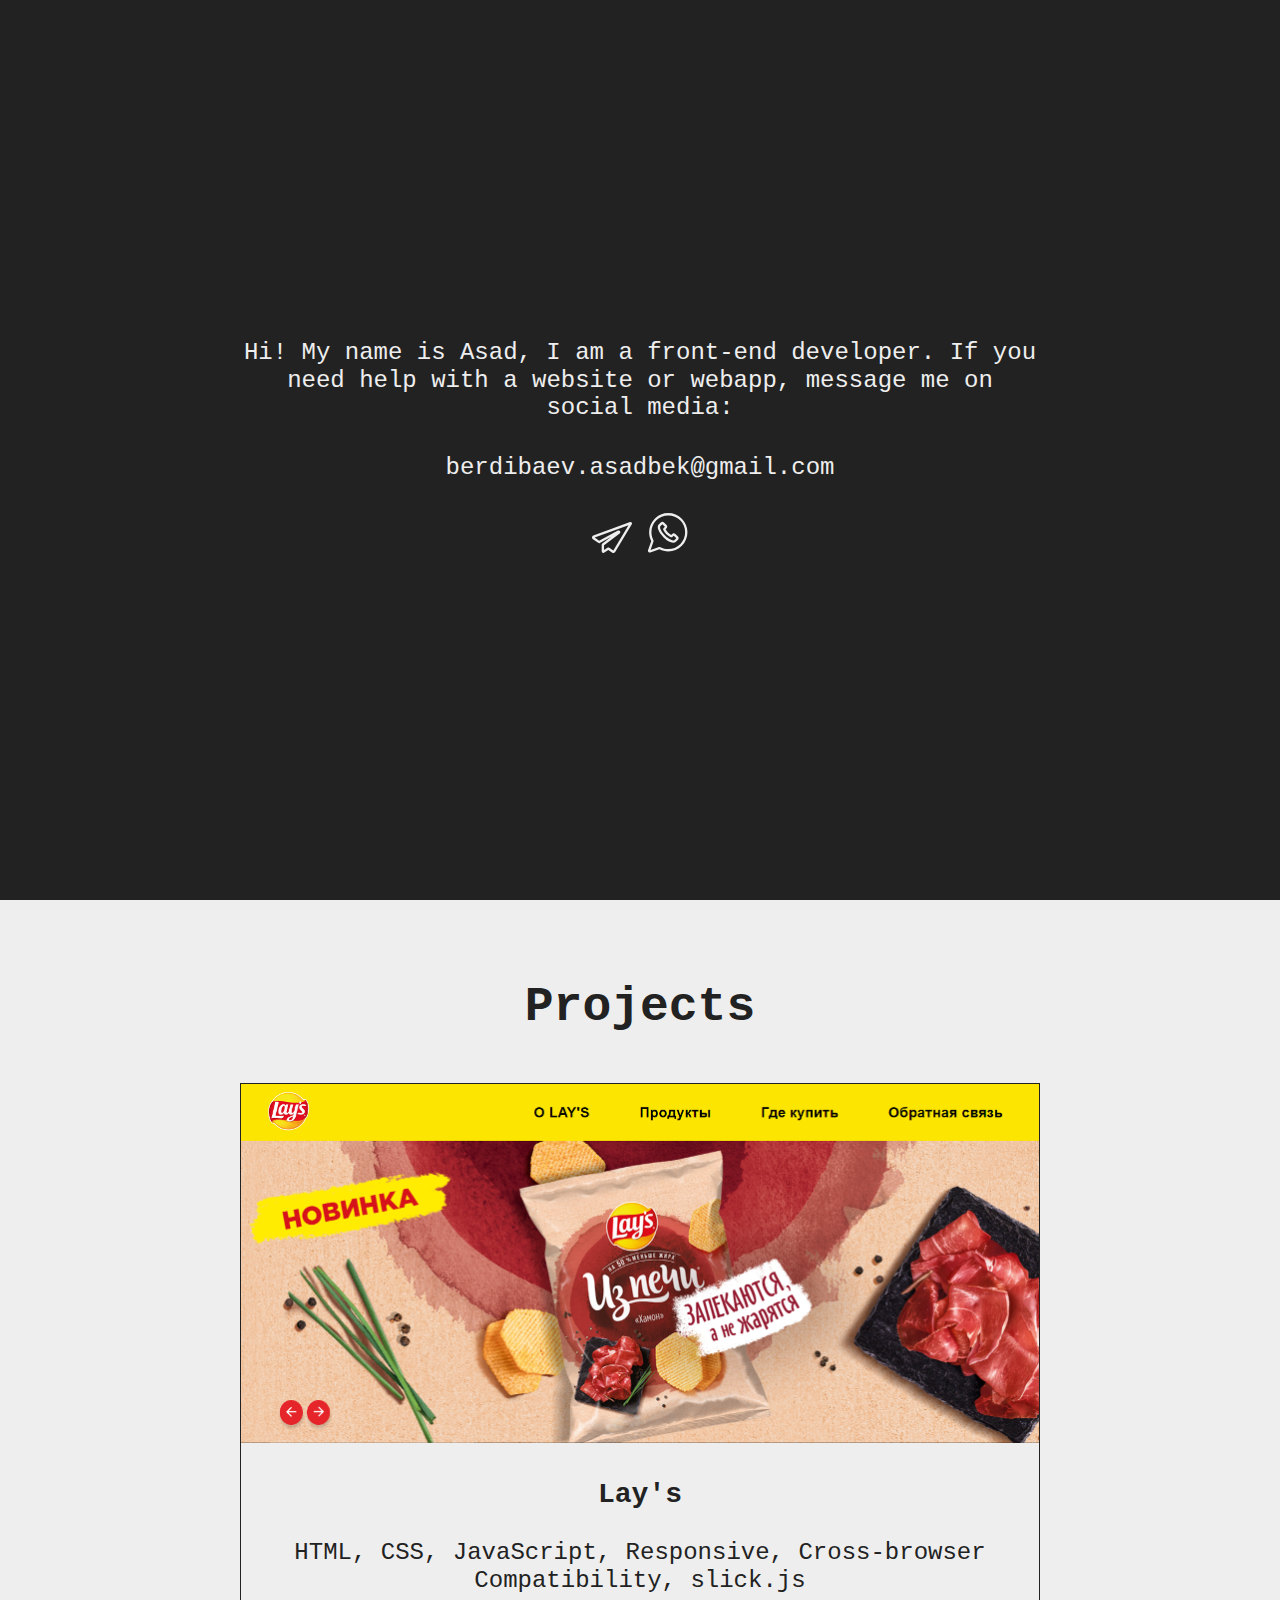
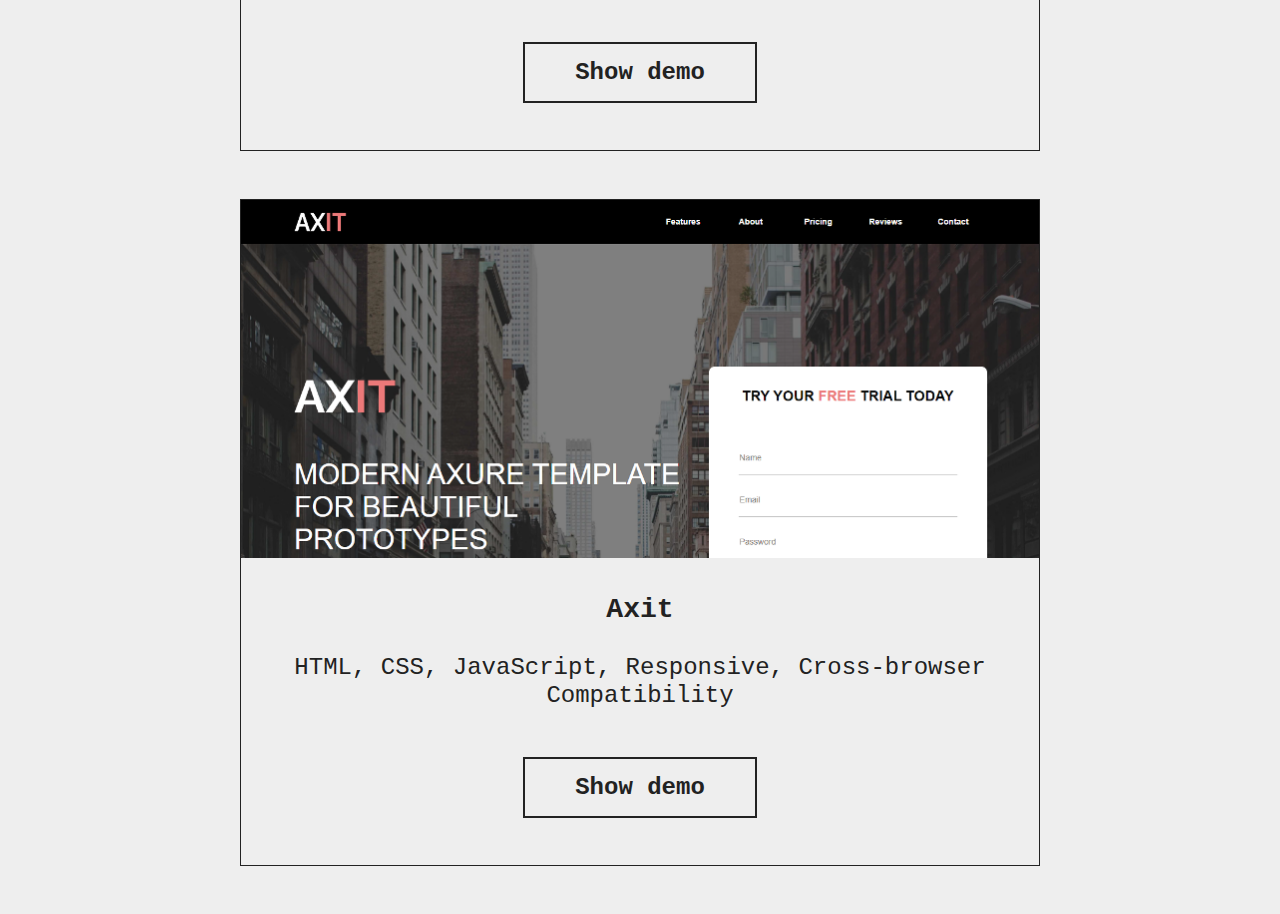
<file: index.html>
<!DOCTYPE html>
<html lang="en">
  <head>
    <meta charset="UTF-8" />
    <meta name="viewport" content="width=device-width, initial-scale=1.0" />
    <meta http-equiv="X-UA-Compatible" content="ie=edge" />
    <title>Document</title>
    <link rel="stylesheet" href="css/normalize.css" />
    <link rel="stylesheet" href="css/style.css" />
  </head>
  <body>
    <main class="main">
      <section class="hello">
        <div class="container">
          <div class="hello__inner">
            <div class="content">
              Hi! My name is Asad, I am a front-end developer. If you need help
              with a website or webapp, message me on social media:
            </div>

            <div class="email">
              <a href="https://berdibaev.asadbek@gmail.com" class="email-link">
                <span>berdibaev.</span><span>asadbek</span><span>@gmail</span
                ><span>.com</span>
              </a>
            </div>

            <div class="messages">
              <a class="telegramm" href="https://t.me/asadpisatel">
                <svg
                  class="footer__social-svg"
                  width="40"
                  height="31"
                  viewbox="0 0 40 31"
                  fill="currentColor"
                  xmlns="http://www.w3.org/2000/svg">
                  <path
                    d="M39.6698 0.538309C39.278 0.0541566 38.6283 -0.125389 38.0506 0.0900656L1.35873 13.5402C0.625695 13.8104 0.11117 14.4657 0.0156498 15.2505C-0.0789546 16.0315 0.2604 16.7893 0.896996 17.2255L6.14174 20.8572C6.64985 21.2092 7.30323 21.247 7.84736 20.9557L19.2243 14.87L10.3574 21.586C9.94117 21.9014 9.69245 22.4044 9.69245 22.9313V29.1522C9.69245 29.794 10.0394 30.3818 10.5979 30.687C11.1573 30.9923 11.833 30.9619 12.3643 30.6065L16.3489 27.9254L20.2674 30.6356C20.6107 30.8743 21.0196 31 21.4322 31C21.5717 31 21.7118 30.9855 21.8497 30.9564C22.3999 30.84 22.8867 30.4951 23.1855 30.0103L39.7861 2.24337C40.1093 1.70876 40.0629 1.02463 39.6698 0.538309ZM21.3447 28.5018L17.2867 25.6951C17.0044 25.4994 16.6791 25.4016 16.3541 25.4016C16.0361 25.4016 15.7178 25.4954 15.4392 25.683L12.0374 27.9719V23.2823L27.6944 11.4234C28.3936 10.8937 28.5697 9.92976 28.1037 9.18124C27.6374 8.43272 26.7038 8.17981 25.932 8.59277L7.12104 18.655L2.68502 15.5833L36.4731 3.19774L21.3447 28.5018Z" />
                </svg>
              </a>

              <a
                class="whatsapp"
                href="https://api.whatsapp.com/send?phone=77478433211">
                <svg
                  class="footer__social-svg"
                  width="41"
                  height="40"
                  viewbox="0 0 41 40"
                  fill="currentColor"
                  xmlns="http://www.w3.org/2000/svg">
                  <path
                    d="M34.836 5.69165C31.2152 2.07089 26.4023 0.0771484 21.2815 0.0771484C21.2812 0.0771484 21.28 0.0771484 21.2797 0.0771484C18.747 0.07745 16.2789 0.567818 13.9444 1.53498C11.6095 2.50215 9.51779 3.90057 7.72671 5.69165C4.10626 9.31211 2.11251 14.1259 2.11251 19.2461C2.11251 22.2996 2.84927 25.3341 4.24528 28.0378L1.02321 37.2426C0.796121 37.8919 0.956863 38.5976 1.44361 39.084C1.78409 39.4248 2.23224 39.6057 2.69305 39.6057C2.89059 39.6057 3.09023 39.5726 3.28505 39.5044L12.4899 36.2826C15.1935 37.6787 18.228 38.4154 21.2815 38.4154C26.4017 38.4154 31.2152 36.4214 34.836 32.8009C38.4564 29.1805 40.4505 24.3666 40.4505 19.2464C40.4505 14.1259 38.4567 9.31211 34.836 5.69165ZM33.1966 31.1615C30.014 34.3444 25.7823 36.0969 21.2815 36.0969C18.5281 36.0969 15.7928 35.4159 13.3711 34.127C12.932 33.8935 12.413 33.8534 11.947 34.0166L3.58422 36.9434L6.51135 28.5806C6.6745 28.1141 6.63409 27.5951 6.40067 27.1563C5.11202 24.7352 4.43075 21.9999 4.43075 19.2461C4.43075 14.7454 6.18353 10.5136 9.3661 7.33103C12.5484 4.14877 16.7795 2.39599 21.28 2.39539H21.2815C25.7826 2.39539 30.014 4.14817 33.1966 7.33103C36.3795 10.5136 38.1322 14.7451 38.1322 19.2461C38.1322 23.7472 36.3795 27.979 33.1966 31.1615Z" />
                  <path
                    d="M28.4057 20.9585C27.5238 20.0766 26.0889 20.0766 25.2071 20.9585L24.2427 21.9229C21.8478 20.618 19.9099 18.68 18.6046 16.2852L19.5691 15.3207C20.4512 14.4389 20.4512 13.004 19.5691 12.1222L16.9701 9.52318C16.0883 8.64136 14.6533 8.64136 13.7715 9.52318L11.6924 11.6023C10.5015 12.7932 10.4421 14.8406 11.5251 17.3676C12.4654 19.5615 14.1862 21.973 16.3705 24.1573C18.5549 26.3417 20.9663 28.0625 23.1603 29.0028C24.3609 29.5173 25.4529 29.7739 26.3965 29.7739C27.4391 29.7739 28.3004 29.4606 28.9256 28.8354L31.0047 26.756V26.7563C31.432 26.329 31.6672 25.7611 31.6672 25.1571C31.6672 24.5527 31.432 23.9848 31.0047 23.5578L28.4057 20.9585ZM27.2862 27.196C26.9463 27.5359 25.901 27.655 24.0738 26.8721C22.1443 26.0452 19.9907 24.4987 18.0099 22.5179C16.0291 20.5372 14.4829 18.3839 13.656 16.4544C12.8728 14.6271 12.9919 13.5815 13.3318 13.2417L15.3711 11.2024L17.8899 13.7215L16.6827 14.929C16.1368 15.4748 16.005 16.3027 16.3551 16.9891C17.9424 20.1014 20.4265 22.5855 23.5388 24.1727C24.2255 24.5228 25.0533 24.3913 25.5992 23.8452L26.8064 22.638L29.3255 25.1571L27.2862 27.196Z" />
                </svg>
              </a>
            </div>
          </div>
        </div>
      </section>
      <section class="projects">
        <div class="container">
          <div class="projects__inner">
            <h1 class="projects__title">Projects</h1>
            <ul class="projects__list">
              <li class="projects__item">
                <img src="images/lay's.png" alt="" class="projects__img" />
                <h3 class="projects__item-title">Lay's</h3>
                <p class="technology">
                  HTML, CSS, JavaScript, Responsive, Cross-browser
                  Сompatibility, slick.js
                </p>
                <div class="projects__demo">
                  <a
                    href="projects/lay's/index.html"
                    class="projects__demo-link"
                    >Show demo</a
                  >
                </div>
              </li>

              <li class="projects__item">
                <img src="images/axit.png" alt="" class="projects__img" />
                <h3 class="projects__item-title">Axit</h3>
                <p class="technology">
                  HTML, CSS, JavaScript, Responsive, Cross-browser Сompatibility
                </p>
                <div class="projects__demo">
                  <a href="projects/axit/index.html" class="projects__demo-link"
                    >Show demo</a
                  >
                </div>
              </li>
            </ul>
          </div>
        </div>
      </section>
    </main>

    <script src="js/main.js"></script>
  </body>
</html>
</file>
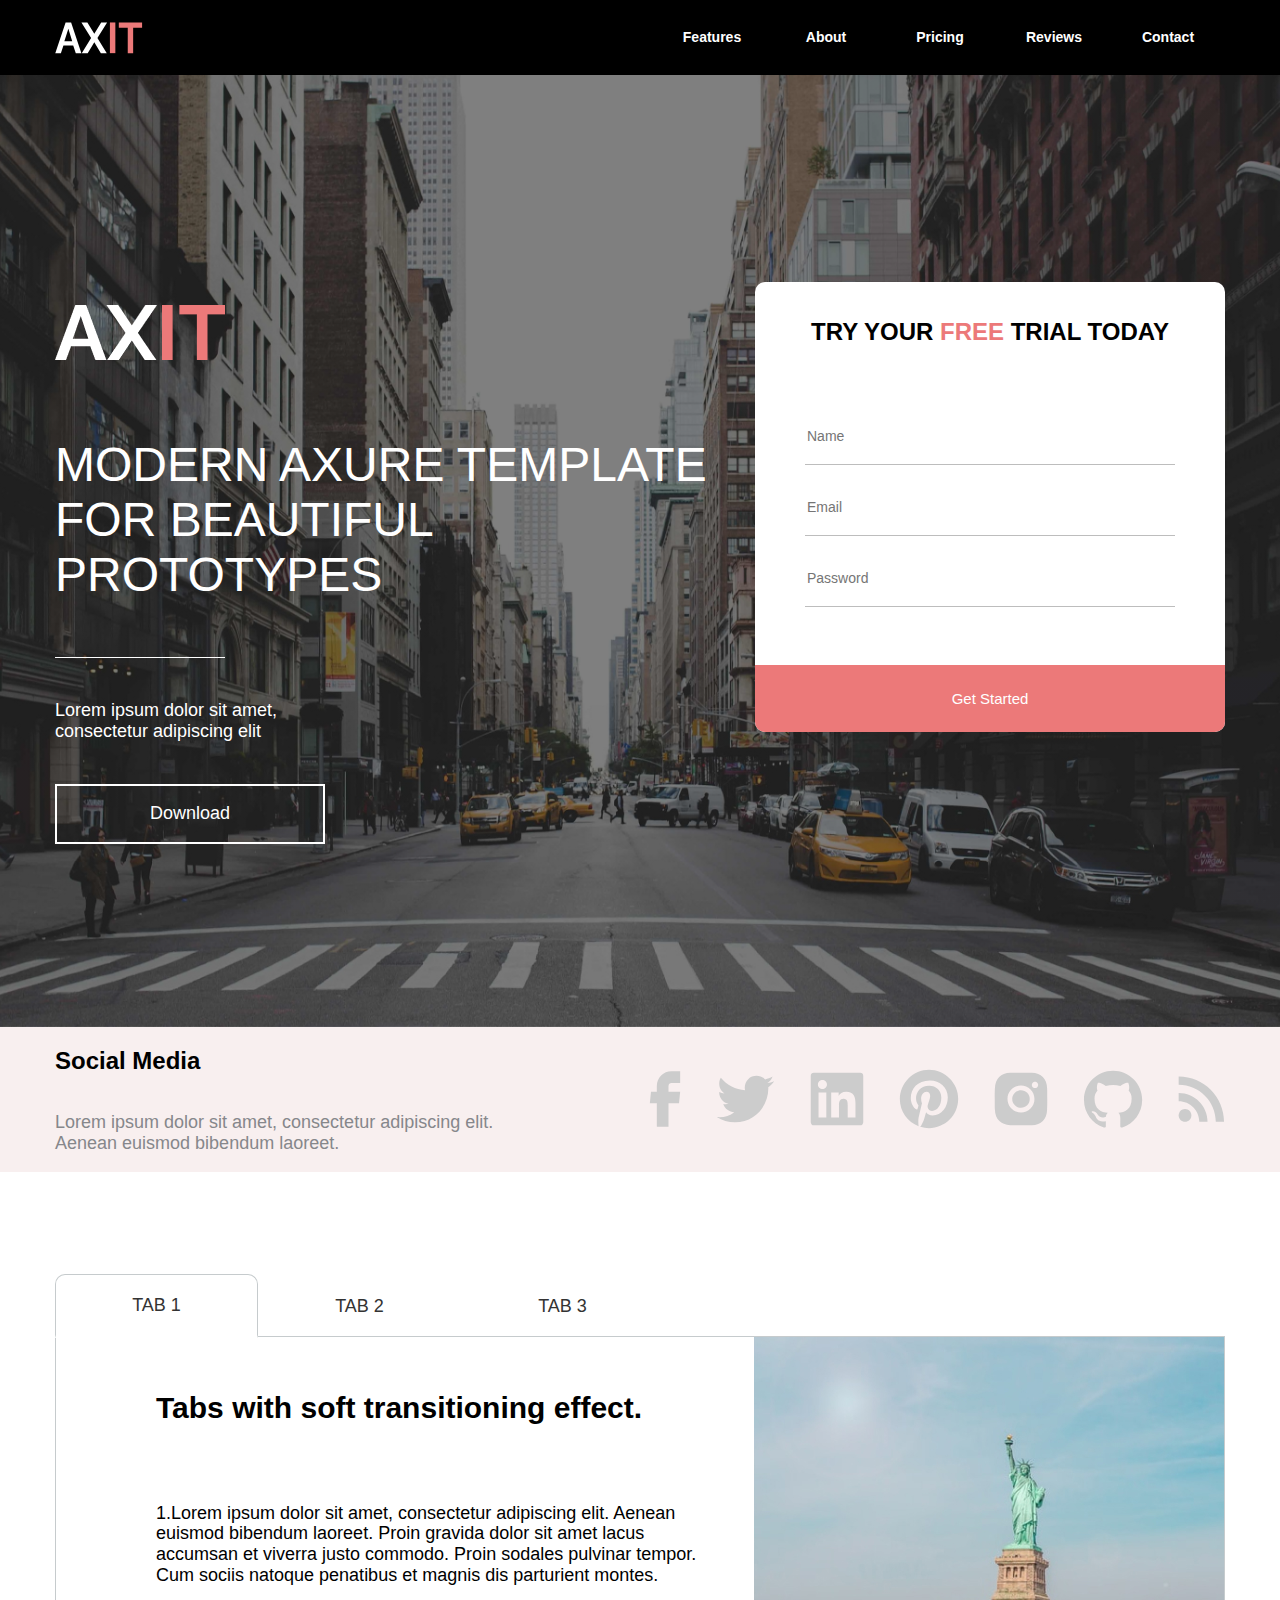
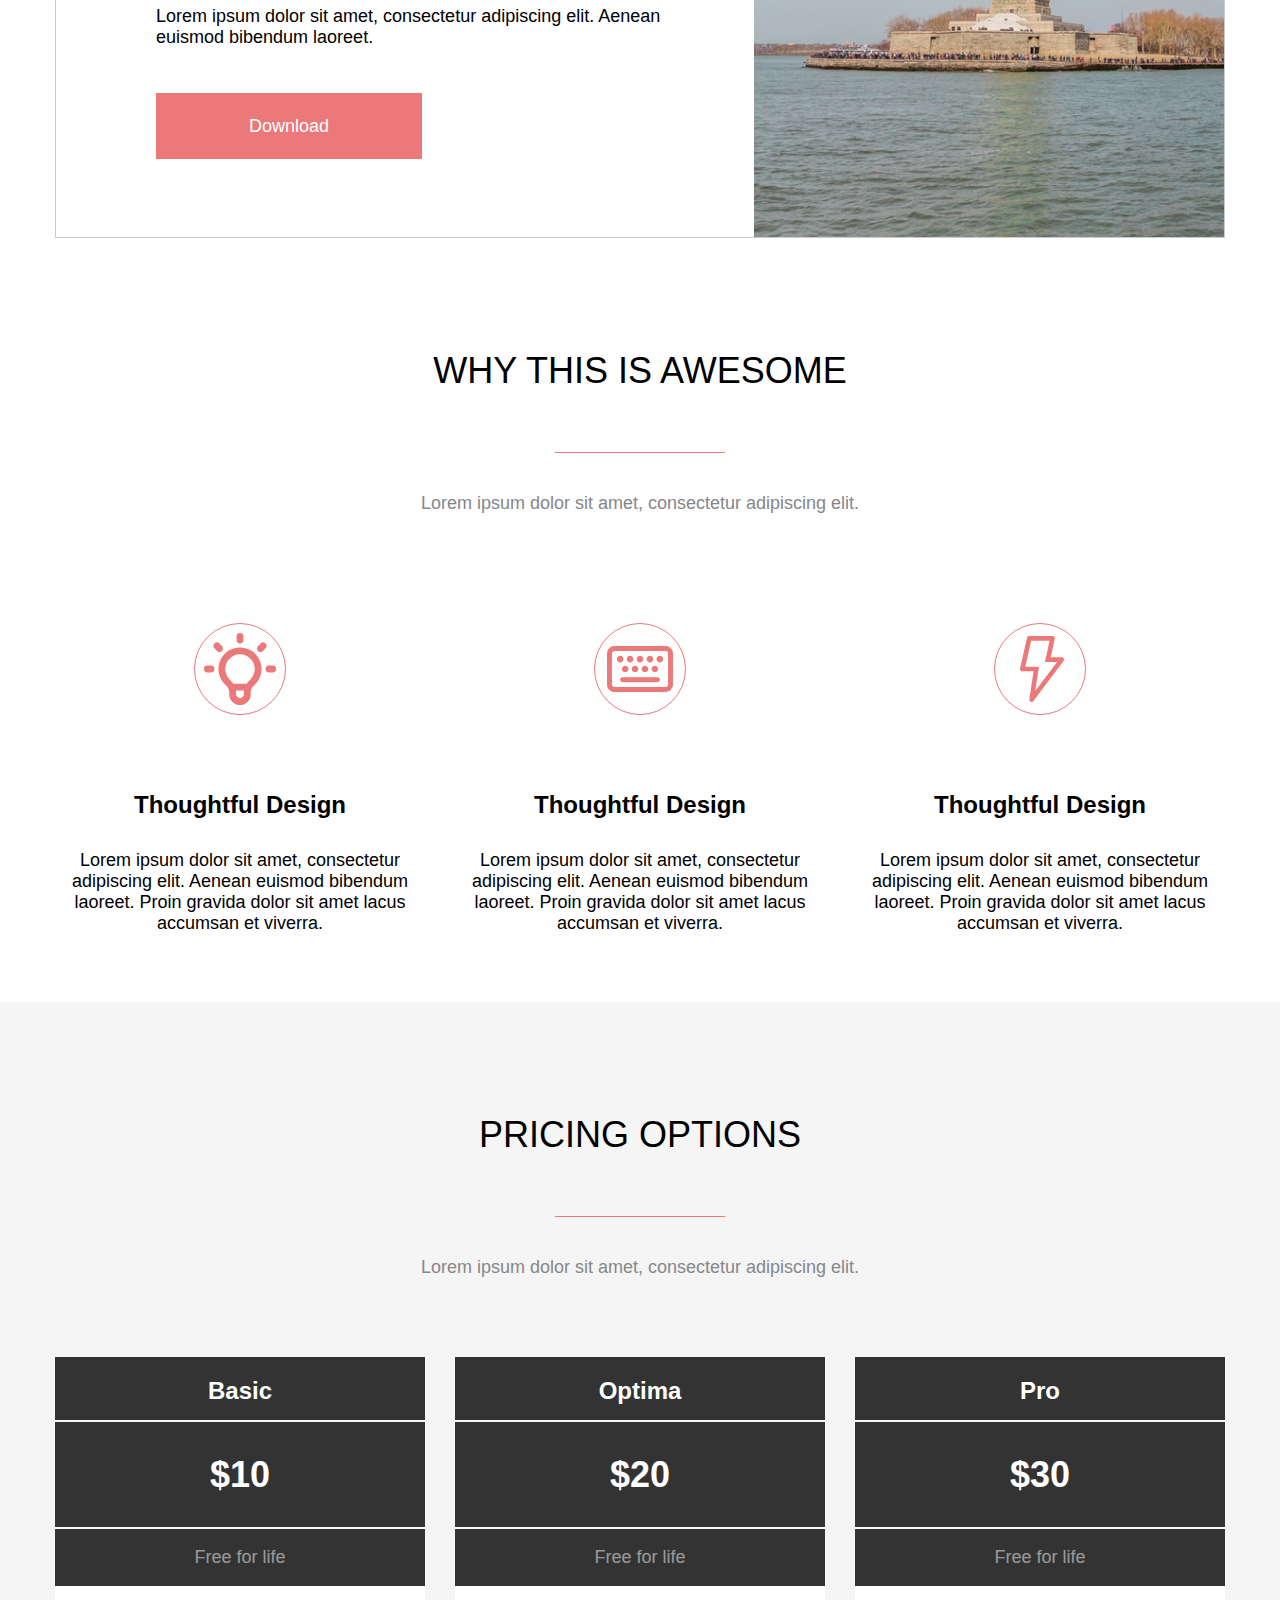
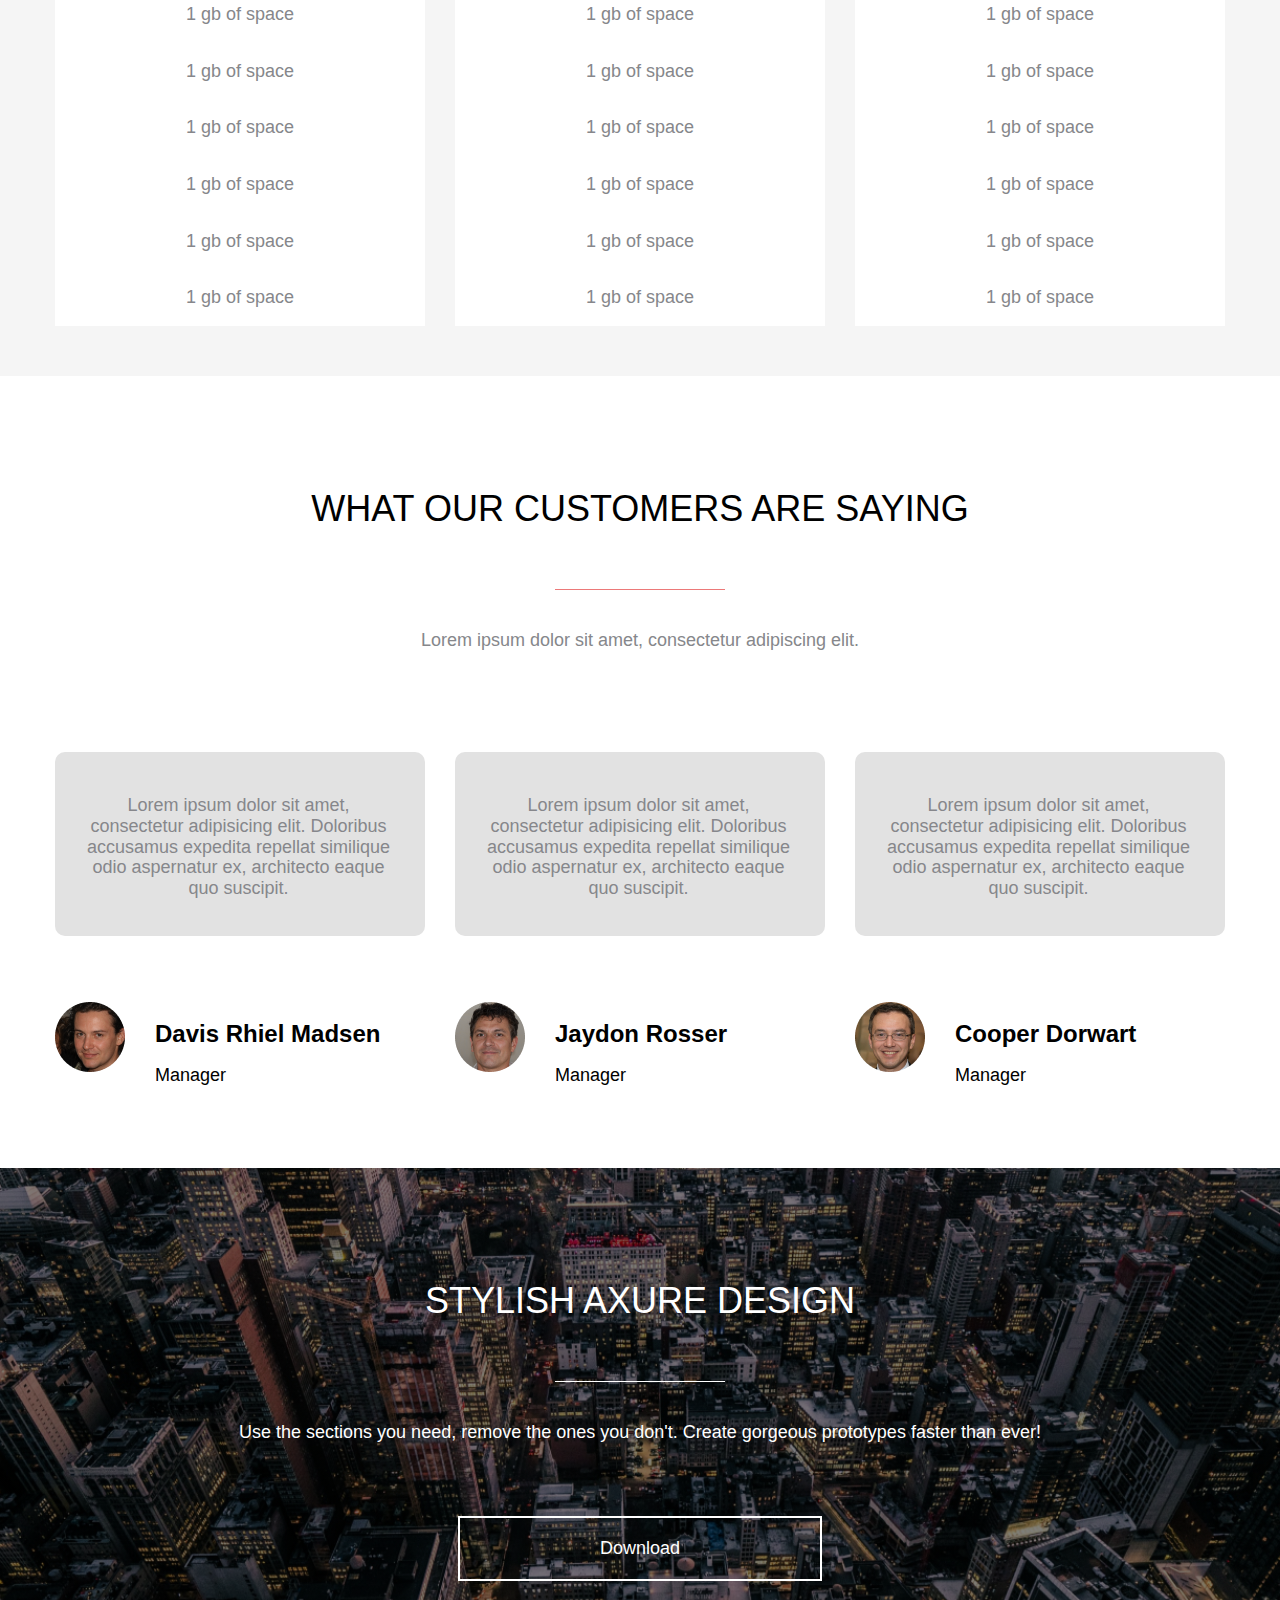
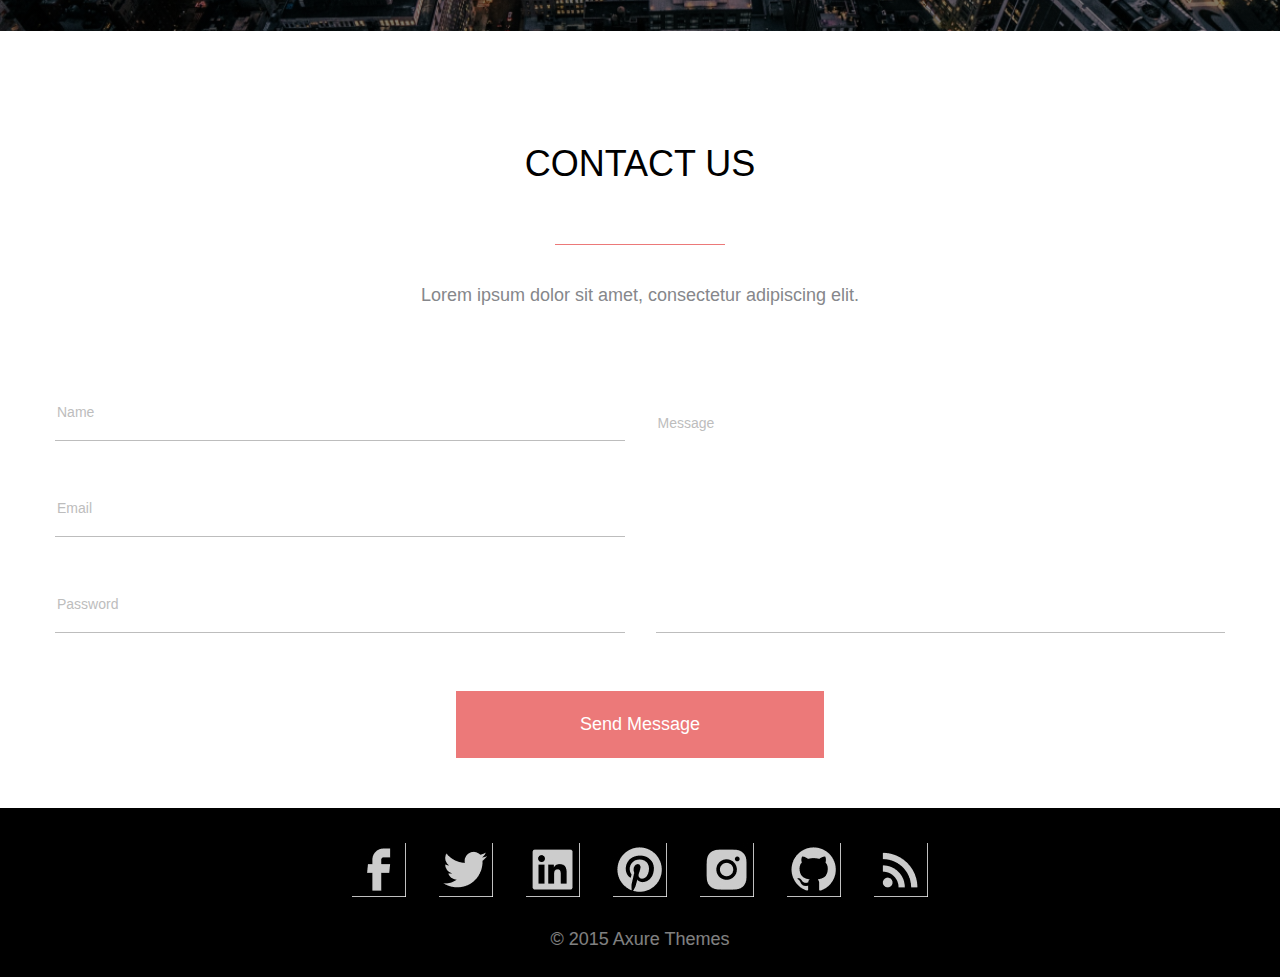
<file: projects/axit/index.html>
<!DOCTYPE html>
<html lang="en">
  <head>
    <meta charset="UTF-8" />
    <meta name="viewport" content="width=device-width, initial-scale=1.0" />
    <meta http-equiv="X-UA-Compatible" content="ie=edge" />
    <title>Document</title>
    <link rel="icon" href="images/favicon.png" />
    <link rel="stylesheet" href="css/normalize.css" />
    <link rel="stylesheet" href="css/style.css" />
  </head>
  <body>
    <div class="wrapper">
      <header class="header">
        <div class="container">
          <div class="header__inner">
            <img src="images/logo.svg" alt="" class="header__logo" />

            <nav class="header__nav">
              <ul class="header__nav-list">
                <li class="header__nav-item">
                  <a href="#" class="header__nav-link">Features</a>
                </li>
                <li class="header__nav-item">
                  <a href="#" class="header__nav-link">About</a>
                </li>
                <li class="header__nav-item">
                  <a href="#" class="header__nav-link">Pricing</a>
                </li>
                <li class="header__nav-item">
                  <a href="#" class="header__nav-link">Reviews</a>
                </li>
                <li class="header__nav-item">
                  <a href="#" class="header__nav-link">Contact</a>
                </li>
              </ul>
            </nav>

            <div class="burger">
              <span></span>
            </div>
          </div>
        </div>
      </header>

      <main class="main">
        <section class="top">
          <div class="container">
            <div class="top__inner">
              <div class="top__ad">
                <div class="top__title">
                  <img src="images/top-logo.png" alt="" />
                </div>

                <h1 class="top__important-text">
                  MODERN AXURE TEMPLATE FOR BEAUTIFUL PROTOTYPES
                </h1>

                <div class="top__div"></div>

                <p class="top__text">
                  Lorem ipsum dolor sit amet, consectetur adipiscing elit
                </p>

                <a href="#" class="top__download-btn">Download</a>
              </div>

              <form action="" class="top__form">
                <h4 class="top-form-title">
                  Try Your <span class="top_free">FREE</span> Trial Today
                </h4>
                <input type="text" class="top__name" placeholder="Name" />
                <input type="email" class="top__email" placeholder="Email" />
                <input
                  type="password"
                  class="top__password"
                  placeholder="Password" />
                <input type="submit" class="top__submit" value="Get Started" />
              </form>
            </div>
          </div>
        </section>

        <section class="social">
          <div class="container">
            <div class="social__inner">
              <div class="social__block">
                <h4 class="social__title">Social Media</h4>
                <p class="social__text">
                  Lorem ipsum dolor sit amet, consectetur adipiscing elit.
                  Aenean euismod bibendum laoreet.
                </p>
              </div>

              <div class="social__icons">
                <img src="images/facebook.svg" alt="" class="social__icons-1" />
                <img src="images/twitter.svg" alt="" class="social__icons-2" />
                <img src="images/linkedin.svg" alt="" class="social__icons-3" />
                <img
                  src="images/pinterest.svg"
                  alt=""
                  class="social__icons-4" />
                <img
                  src="images/instagramm.svg"
                  alt=""
                  class="social__icons-5" />
                <img src="images/github.svg" alt="" class="social__icons-6" />
                <img src="images/wi-fi.svg" alt="" class="social__icons-7" />
              </div>
            </div>
          </div>
        </section>

        <section class="tab">
          <div class="container">
            <div class="tab__inner">
              <div class="tab">
                <input type="radio" id="tab-btn-1" name="tab-btn" checked />
                <label class="tab-label" for="tab-btn-1">TAB 1</label>
                <input type="radio" name="tab-btn" id="tab-btn-2" />
                <label class="tab-label" for="tab-btn-2">TAB 2</label>
                <input type="radio" name="tab-btn" id="tab-btn-3" />
                <label class="tab-label" for="tab-btn-3">TAB 3</label>
                <div class="tab-content" id="content-1">
                  <div class="tab-content__inner">
                    <div class="tab-content__block">
                      <h3 class="tab-content__title">
                        Tabs with soft transitioning effect.
                      </h3>
                      <p class="tab-content__text">
                        1.Lorem ipsum dolor sit amet, consectetur adipiscing
                        elit. Aenean euismod bibendum laoreet. Proin gravida
                        dolor sit amet lacus accumsan et viverra justo commodo.
                        Proin sodales pulvinar tempor. Cum sociis natoque
                        penatibus et magnis dis parturient montes.
                        <br /><br />Lorem ipsum dolor sit amet, consectetur
                        adipiscing elit. Aenean euismod bibendum laoreet.
                      </p>
                      <button class="tab-content__btn">Download</button>
                    </div>

                    <div class="tab-content__img-block">
                      <img
                        src="images/tab-img.jpg"
                        alt=""
                        class="tab-content__img" />
                    </div>
                  </div>
                </div>
                <div class="tab-content" id="content-2">
                  <div class="tab-content__inner">
                    <div class="tab-content__block">
                      <h3 class="tab-content__title">
                        Tabs with soft transitioning effect.
                      </h3>
                      <p class="tab-content__text">
                        2.Lorem ipsum dolor sit amet, consectetur adipiscing
                        elit. Aenean euismod bibendum laoreet. Proin gravida
                        dolor sit amet lacus accumsan et viverra justo commodo.
                        Proin sodales pulvinar tempor. Cum sociis natoque
                        penatibus et magnis dis parturient montes.
                        <br /><br />Lorem ipsum dolor sit amet, consectetur
                        adipiscing elit. Aenean euismod bibendum laoreet.
                      </p>
                      <button class="tab-content__btn">Download</button>
                    </div>

                    <div class="tab-content__img-block">
                      <img
                        src="images/tab-img.jpg"
                        alt=""
                        class="tab-content__img" />
                    </div>
                  </div>
                </div>
                <div class="tab-content" id="content-3">
                  <div class="tab-content__inner">
                    <div class="tab-content__block">
                      <h3 class="tab-content__title">
                        Tabs with soft transitioning effect.
                      </h3>
                      <p class="tab-content__text">
                        3.Lorem ipsum dolor sit amet, consectetur adipiscing
                        elit. Aenean euismod bibendum laoreet. Proin gravida
                        dolor sit amet lacus accumsan et viverra justo commodo.
                        Proin sodales pulvinar tempor. Cum sociis natoque
                        penatibus et magnis dis parturient montes.
                        <br /><br />Lorem ipsum dolor sit amet, consectetur
                        adipiscing elit. Aenean euismod bibendum laoreet.
                      </p>
                      <button class="tab-content__btn">Download</button>
                    </div>

                    <div class="tab-content__img-block">
                      <img
                        src="images/tab-img.jpg"
                        alt=""
                        class="tab-content__img" />
                    </div>
                  </div>
                </div>
              </div>
            </div>
          </div>
        </section>

        <section class="property">
          <div class="container">
            <div class="property__inner">
              <h2 class="title">WHY THIS IS AWESOME</h2>
              <div class="title-div"></div>
              <p class="text">
                Lorem ipsum dolor sit amet, consectetur adipiscing elit.
              </p>

              <ul class="property__list">
                <li class="property__item">
                  <img
                    src="images/property_icon_1.svg"
                    alt=""
                    class="property__icon" />
                  <h4 class="property__title">Thoughtful Design</h4>
                  <p class="property__text">
                    Lorem ipsum dolor sit amet, consectetur adipiscing elit.
                    Aenean euismod bibendum laoreet. Proin gravida dolor sit
                    amet lacus accumsan et viverra.
                  </p>
                </li>
                <li class="property__item">
                  <img
                    src="images/property_icon_2.svg"
                    alt=""
                    class="property__icon" />
                  <h4 class="property__title">Thoughtful Design</h4>
                  <p class="property__text">
                    Lorem ipsum dolor sit amet, consectetur adipiscing elit.
                    Aenean euismod bibendum laoreet. Proin gravida dolor sit
                    amet lacus accumsan et viverra.
                  </p>
                </li>
                <li class="property__item">
                  <img
                    src="images/property_icon_3.svg"
                    alt=""
                    class="property__icon" />
                  <h4 class="property__title">Thoughtful Design</h4>
                  <p class="property__text">
                    Lorem ipsum dolor sit amet, consectetur adipiscing elit.
                    Aenean euismod bibendum laoreet. Proin gravida dolor sit
                    amet lacus accumsan et viverra.
                  </p>
                </li>
              </ul>
            </div>
          </div>
        </section>

        <section class="price">
          <div class="container">
            <div class="price__inner">
              <h2 class="title">Pricing options</h2>
              <div class="title-div"></div>
              <p class="text">
                Lorem ipsum dolor sit amet, consectetur adipiscing elit.
              </p>

              <ul class="price__list">
                <li class="price__item">
                  <ul class="price__first-list">
                    <li class="price__first-list-name">Basic</li>
                    <li class="price__first-list-price">$10</li>
                    <li class="price__first-list-term">Free for life</li>
                  </ul>
                  <ul class="price__second-list">
                    <li class="price__second-item">1 gb of space</li>
                    <li class="price__second-item">1 gb of space</li>
                    <li class="price__second-item">1 gb of space</li>
                    <li class="price__second-item">1 gb of space</li>
                    <li class="price__second-item">1 gb of space</li>
                    <li class="price__second-item">1 gb of space</li>
                  </ul>
                </li>
                <li class="price__item">
                  <ul class="price__first-list">
                    <li class="price__first-list-name">Optima</li>
                    <li class="price__first-list-price">$20</li>
                    <li class="price__first-list-term">Free for life</li>
                  </ul>
                  <ul class="price__second-list">
                    <li class="price__second-item">1 gb of space</li>
                    <li class="price__second-item">1 gb of space</li>
                    <li class="price__second-item">1 gb of space</li>
                    <li class="price__second-item">1 gb of space</li>
                    <li class="price__second-item">1 gb of space</li>
                    <li class="price__second-item">1 gb of space</li>
                  </ul>
                </li>
                <li class="price__item">
                  <ul class="price__first-list">
                    <li class="price__first-list-name">Pro</li>
                    <li class="price__first-list-price">$30</li>
                    <li class="price__first-list-term">Free for life</li>
                  </ul>
                  <ul class="price__second-list">
                    <li class="price__second-item">1 gb of space</li>
                    <li class="price__second-item">1 gb of space</li>
                    <li class="price__second-item">1 gb of space</li>
                    <li class="price__second-item">1 gb of space</li>
                    <li class="price__second-item">1 gb of space</li>
                    <li class="price__second-item">1 gb of space</li>
                  </ul>
                </li>
              </ul>
            </div>
          </div>
        </section>

        <section class="review">
          <div class="container">
            <div class="review__inner">
              <h2 class="title">what our customers are saying</h2>
              <div class="title-div"></div>
              <p class="text">
                Lorem ipsum dolor sit amet, consectetur adipiscing elit.
              </p>

              <ul class="review__list">
                <li class="review__item">
                  <p class="review__text">
                    Lorem ipsum dolor sit amet, consectetur adipisicing elit.
                    Doloribus accusamus expedita repellat similique odio
                    aspernatur ex, architecto eaque quo suscipit.
                  </p>
                  <div class="review__profile">
                    <img src="images/profile1.png" alt="" class="review__img" />
                    <div class="review__data">
                      <h4 class="review__name">Davis Rhiel Madsen</h4>
                      <p class="review__position">Manager</p>
                    </div>
                  </div>
                </li>
                <li class="review__item">
                  <p class="review__text">
                    Lorem ipsum dolor sit amet, consectetur adipisicing elit.
                    Doloribus accusamus expedita repellat similique odio
                    aspernatur ex, architecto eaque quo suscipit.
                  </p>
                  <div class="review__profile">
                    <img src="images/profile2.png" alt="" class="review__img" />
                    <div class="review__data">
                      <h4 class="review__name">Jaydon Rosser</h4>
                      <p class="review__position">Manager</p>
                    </div>
                  </div>
                </li>
                <li class="review__item">
                  <p class="review__text">
                    Lorem ipsum dolor sit amet, consectetur adipisicing elit.
                    Doloribus accusamus expedita repellat similique odio
                    aspernatur ex, architecto eaque quo suscipit.
                  </p>
                  <div class="review__profile">
                    <img src="images/profile3.png" alt="" class="review__img" />
                    <div class="review__data">
                      <h4 class="review__name">Cooper Dorwart</h4>
                      <p class="review__position">Manager</p>
                    </div>
                  </div>
                </li>
              </ul>

              <div class="slider-wrapper">
                <input type="radio" name="point" id="slide1" checked />
                <input type="radio" name="point" id="slide2" />
                <input type="radio" name="point" id="slide3" />
                <div class="slider">
                  <div class="slides slide1">
                    <p class="review__text">
                      Lorem ipsum dolor sit amet, consectetur adipisicing elit.
                      Doloribus accusamus expedita repellat similique odio
                      aspernatur ex, architecto eaque quo suscipit.
                    </p>
                    <div class="review__profile">
                      <img
                        src="images/profile1.png"
                        alt=""
                        class="review__img" />
                      <div class="review__data">
                        <h4 class="review__name">Davis Rhiel Madsen</h4>
                        <p class="review__position">Manager</p>
                      </div>
                    </div>
                  </div>
                  <div class="slides slide2">
                    <p class="review__text">
                      Lorem ipsum dolor sit amet, consectetur adipisicing elit.
                      Doloribus accusamus expedita repellat similique odio
                      aspernatur ex, architecto eaque quo suscipit.
                    </p>
                    <div class="review__profile">
                      <img
                        src="images/profile2.png"
                        alt=""
                        class="review__img" />
                      <div class="review__data">
                        <h4 class="review__name">Jaydon Rosser</h4>
                        <p class="review__position">Manager</p>
                      </div>
                    </div>
                  </div>
                  <div class="slides slide3">
                    <p class="review__text">
                      Lorem ipsum dolor sit amet, consectetur adipisicing elit.
                      Doloribus accusamus expedita repellat similique odio
                      aspernatur ex, architecto eaque quo suscipit.
                    </p>
                    <div class="review__profile">
                      <img
                        src="images/profile3.png"
                        alt=""
                        class="review__img" />
                      <div class="review__data">
                        <h4 class="review__name">Cooper Dorwart</h4>
                        <p class="review__position">Manager</p>
                      </div>
                    </div>
                  </div>
                </div>
                <div class="controls">
                  <label for="slide1"></label>
                  <label for="slide2"></label>
                  <label for="slide3"></label>
                </div>
              </div>
            </div>
          </div>
        </section>

        <section class="stylish">
          <div class="container">
            <div class="stylish__inner">
              <h2 class="title stylish__title">STYLISH AXURE DESIGN</h2>
              <div class="title-div stylish__div"></div>
              <p class="text stylish__text">
                Use the sections you need, remove the ones you don't. Create
                gorgeous prototypes faster than ever!
              </p>

              <button class="stylish__btn">Download</button>
            </div>
          </div>
        </section>

        <section class="contact">
          <div class="container">
            <div class="contact__inner">
              <h2 class="title">contact us</h2>
              <div class="title-div"></div>
              <p class="text">
                Lorem ipsum dolor sit amet, consectetur adipiscing elit.
              </p>
            </div>

            <form class="contact__form">
              <input type="text" class="contact__name" placeholder="Name" />
              <input type="email" class="contact__email" placeholder="Email" />
              <input
                type="password"
                class="contact__password"
                placeholder="Password" />
              <input
                type="textarea"
                class="contact__textarea"
                placeholder="Message" />
              <input
                type="submit"
                class="contact__submit"
                value="Send Message" />
            </form>
          </div>
        </section>
      </main>

      <footer class="footer">
        <div class="container">
          <div class="footer__inner">
            <ul class="footer__social">
              <li class="footer__social-item">
                <a href="#" class="footer__social-link">
                  <img
                    src="images/facebook_icon.jpg"
                    alt=""
                    class="footer__social-img" />
                </a>
              </li>
              <li class="footer__social-item">
                <a href="#" class="footer__social-link">
                  <img
                    src="images/twitter_icon.jpg"
                    alt=""
                    class="footer__social-img" />
                </a>
              </li>
              <li class="footer__social-item">
                <a href="#" class="footer__social-link">
                  <img
                    src="images/linkedin_icon.jpg"
                    alt=""
                    class="footer__social-img" />
                </a>
              </li>
              <li class="footer__social-item">
                <a href="#" class="footer__social-link">
                  <img
                    src="images/pinterest_icon.jpg"
                    alt=""
                    class="footer__social-img" />
                </a>
              </li>
              <li class="footer__social-item">
                <a href="#" class="footer__social-link">
                  <img
                    src="images/instagram_icon.jpg"
                    alt=""
                    class="footer__social-img" />
                </a>
              </li>
              <li class="footer__social-item">
                <a href="#" class="footer__social-link">
                  <img
                    src="images/github_icon.jpg"
                    alt=""
                    class="footer__social-img" />
                </a>
              </li>
              <li class="footer__social-item">
                <a href="#" class="footer__social-link">
                  <img
                    src="images/rss_icon.jpg"
                    alt=""
                    class="footer__social-img" />
                </a>
              </li>
            </ul>

            <span class="footer__copy">&copy; 2015 Axure Themes</span>
          </div>
        </div>
      </footer>
    </div>

    <script src="js/main.js"></script>
  </body>
</html>
</file>
<file: css/style.css>
html {
  box-sizing: border-box;
}

*,
*::after,
*::before {
  box-sizing: inherit;
}

body {
  font-family: "Courier New", Courier, monospace;
  font-size: 1.5rem;
  text-align: center;
}

ul {
  list-style: none;
  padding-left: 0;
}

.container {
  margin: 0 auto;
  padding: 0 1.5rem;
  max-width: 53rem;
}

.hello {
  min-height: 100vh;
  background-color: #222;
  display: grid;
  place-items: center;
  color: #eee;
}

.hello__inner {
  display: grid;
  grid-template-columns: auto;
  grid-template-rows: repeat(3, auto);
  gap: 2rem;
}

.content {
  display: inline;
}

.email-link,
.telegramm,
.whatsapp {
  color: #eee;
  text-decoration: none;
}

.projects {
  min-height: 100vh;
  background-color: #eee;
  color: #222;
  display: grid;
  justify-items: center;
  padding-top: 3rem;
}

.projects__list {
  margin: 3rem 0;
  display: flex;
  flex-direction: column;
  gap: 3rem 0;
}

.projects__item {
  border: 1px #222 solid;
  padding-bottom: 4rem;
}

.projects__img {
  max-width: 100%;
  height: auto;
}

.projects__demo {
  margin-top: 4rem;
}

.projects__demo-link {
  border: 2px solid #222;
  background-color: transparent;
  color: #222;
  text-decoration: none;
  font-weight: bold;
  padding: 15px 50px;
  cursor: pointer;
}

@media (hover: hover) {
  .email-link span,
  .projects__demo-link {
    transition: all 0.5s ease;
  }

  .telegramm,
  .whatsapp {
    transition: all 0.5s ease;
  }

  .telegramm:hover {
    color: #0088cc;
  }

  .whatsapp:hover {
    color: #25d366;
  }

  .email-link:hover span:first-child {
    color: #3e65cf;
  }

  .email-link:hover span:nth-child(2) {
    color: #c71610;
  }

  .email-link:hover span:nth-child(3) {
    color: #f2a60c;
  }

  .email-link:hover span:last-child {
    color: #08851b;
  }

  .projects__demo-link:hover {
    background-color: #222;
    color: #eee;
  }
}

@media (hover: none) {
  .telegramm:active {
    color: #0088cc;
  }

  .whatsapp:active {
    color: #25d366;
  }

  .email-link:active span:first-child {
    color: #3e65cf;
  }

  .email-link:active span:nth-child(2) {
    color: #c71610;
  }

  .email-link:active span:nth-child(3) {
    color: #f2a60c;
  }

  .email-link:active span:last-child {
    color: #08851b;
  }

  .projects__demo-link:active {
    background-color: #222;
    color: #eee;
  }
}

@media screen and (max-width: 450px) {
  body {
    font-size: 1rem;
  }

  .container {
    padding: 0 1rem;
  }

  .telegramm svg {
    width: 30px;
    height: 21px;
  }

  .whatsapp svg {
    width: 30px;
    height: 25px;
  }

  .projects__item {
    padding-bottom: 2rem;
  }

  .projects__demo {
    margin-top: 2rem;
  }

  .projects__demo-link {
    padding: 10px 30px;
  }
}

@media screen and (max-width: 290px) {
  body {
    font-size: 0.9rem;
  }

  .container {
    padding: 0 0.7rem;
  }
}
</file>
<file: projects/axit/css/style.css>
html {
  box-sizing: border-box;
}

*,
*::after,
*::before {
  box-sizing: inherit;
}

html,
body {
  height: 100%;
}

body {
  font-family: "Open Sans", sans-serif;
  font-size: 18px;
}

.wrapper {
  display: flex;
  flex-direction: column;
  min-height: 100%;
}

.main {
  flex-grow: 1;
}

.container {
  max-width: 1170px;
  margin: 0 auto;
}

ul {
  list-style: none;
  margin: 0;
  padding: 0;
}

a {
  text-decoration: none;
}

.header {
  background-color: #000;
}

.header__inner {
  display: flex;
  justify-content: space-between;
  align-items: center;
}

.header__nav-list {
  display: flex;
  justify-content: space-between;
  align-items: center;
}

.header__nav-item {
  display: flex;
  align-items: center;
  justify-content: center;
  width: 114px;
  height: 75px;
  transition: all 0.6s ease-in;
}

.header__nav-item:hover {
  background-color: #ec7979;
}

.header__nav-item:active {
  background-color: #ab4949;
}

.header__nav-link {
  font-size: 14px;
  color: #fff;
  font-weight: bold;
}

.header__nav.open {
  display: block;
}

.burger {
  display: none;
  width: 24px;
  height: 18px;
  position: relative;
  z-index: 50;
}

.burger span {
  width: 100%;
  height: 3px;
  background-color: #fff;
  transform: translateY(7.5px);
}

.burger::before {
  content: "";
  position: absolute;
  top: 0;
  width: 100%;
  height: 3px;
  background-color: #fff;
  transition: all 0.6s ease;
}

.burger::after {
  content: "";
  position: absolute;
  bottom: 0;
  width: 100%;
  height: 3px;
  background-color: #fff;
  transition: all 0.6s ease;
}

.burger.active span {
  transform: scale(0);
}

.burger.active::before {
  transform: translateY(7.5px) rotate(45deg);
}

.burger.active::after {
  transform: translateY(-7.5px) rotate(135deg);
}

.header__nav.open {
  display: flex;
}

.top {
  background: linear-gradient(rgba(0, 0, 0, 0.5), rgba(0, 0, 0, 0.5)),
    url("../images/top-bg.jpg");
  background-repeat: no-repeat;
  background-position: center;
  background-size: cover;
}

.top__inner {
  display: flex;
  justify-content: space-between;
  padding-top: 207px;
  padding-bottom: 183px;
}

.top__ad {
  max-width: 670px;
  color: #fff;
}

.top__important-text {
  font-weight: normal;
  font-size: 48px;
  margin: 50px 0 0 0;
}

.top__div {
  height: 1px;
  width: 170px;
  background-color: #fff;
  margin-top: 55px;
}

.top__text {
  max-width: 270px;
  margin-top: 42px;
}

.top__download-btn {
  margin-top: 42px;
  display: flex;
  justify-content: center;
  align-items: center;
  color: #fff;
  border: #fff solid 2px;
  max-width: 270px;
  height: 60px;
  transition: all 0.6s ease;
}

.top__download-btn:hover {
  border-color: #ec7979;
  color: #ec7979;
}

.top__download-btn:active {
  border-color: #ab4949;
  color: #fff;
  background-color: #ab4949;
}

.top__form {
  width: 470px;
  height: 450px;
  text-align: center;
  background-color: #fff;
  border-radius: 10px;
  font-size: 14px;
  position: relative;
}

.top__name,
.top__email,
.top__password,
.top__submit {
  display: block;
  border: none;
  margin: 0 auto;
}

.top-form-title {
  text-transform: uppercase;
  font-weight: bolder;
  font-size: 24px;
  padding: 36px 0;
  margin: 0;
}

.top_free {
  color: #ec7979;
}

.top__name,
.top__email,
.top__password {
  padding-bottom: 20px;
  width: 370px;
  border-bottom: solid #bdbdbd 1px;
}

.top__name:focus,
.top__email:focus,
.top__password:focus {
  outline: none;
}

.top__name {
  margin-top: 45px;
}

.top__email {
  margin-top: 33px;
}

.top__password {
  margin-top: 33px;
}

.top__submit {
  cursor: pointer;
  position: absolute;
  bottom: 0;
  left: 0;
  right: 0;
  border-bottom-left-radius: 10px;
  border-bottom-right-radius: 10px;
  padding: 25px 0;
  font-size: 15px;
  color: #fff;
  background-color: #ec7979;
  transition: all 0.6s ease;
}

.top__submit:hover {
  background-color: #ab4949;
}

.social {
  background-color: #f8efef;
}

.social__inner {
  display: flex;
  align-items: center;
  justify-content: space-between;
}

.social__block {
  max-width: 470px;
}

.social__title {
  font-size: 24px;
  font-weight: bolder;
  padding: 20px 0;
  margin: 0;
}

.social__text {
  color: #86878b;
  margin: 18px 0;
}

.social__icons {
  display: flex;
  gap: 0 35px;
}

.tab__inner {
  padding-top: 100px;
}

.tab {
  max-width: 1170px;
  display: flex;
  align-items: center;
  flex-wrap: wrap;
  margin: 0 auto;
}

.tab-label {
  width: 203px;
  text-align: center;
  padding: 20px;
  position: relative;
  bottom: -2px;
  z-index: 2;
  border-top-left-radius: 10px;
  border-top-right-radius: 10px;
  color: #333333;
}

.tab > input[type="radio"] {
  display: none;
}

.tab-content {
  display: none;
}

#tab-btn-1:checked ~ #content-1,
#tab-btn-2:checked ~ #content-2,
#tab-btn-3:checked ~ #content-3 {
  display: block;
}

.tab-content {
  width: 100%;
  border: 1px solid #c6cbcd;
}

#tab-btn-1:checked + label,
#tab-btn-2:checked + label,
#tab-btn-3:checked + label {
  border: 1px solid #c6cbcd;
  border-bottom: 3px solid #fff;
}

.tab-content__inner {
  display: flex;
  justify-content: space-between;
}

.tab-content__img {
  vertical-align: bottom;
}

.tab-content__block {
  margin-left: 100px;
  max-width: 570px;
}

.tab-content__title {
  padding: 54px 0 50px 0;
  font-size: 30px;
  margin: 0;
}

.tab-content__text {
  margin-top: 27px;
}

.tab-content__btn {
  background-color: #ec7979;
  border: none;
  color: #fff;
  padding: 23px 93px;
  cursor: pointer;
  transition: all 0.4s ease;
  margin-top: 27px;
}

.tab-content__btn:hover {
  background-color: #ab4949;
}

.tab-content__btn:active {
  box-shadow: inset 5px 5px 5px #86878b, inset -5px -5px 5px #86878b;
}

.property__inner {
  text-align: center;
  padding-bottom: 51px;
}

.title {
  padding: 112px 0 60px 0;
  font-size: 36px;
  font-weight: lighter;
  text-transform: uppercase;
  margin: 0;
}

.title-div {
  width: 170px;
  height: 1px;
  background-color: #ec7979;
  margin: 0 auto;
}

.text {
  margin-top: 40px;
  color: #86878b;
  margin-bottom: 0;
}

.property__list {
  display: flex;
  justify-content: space-between;
  margin-top: 71px;
}

.property__item {
  flex-basis: 370px;
}

.property__title {
  font-size: 24px;
}

.price {
  background-color: #f5f5f5;
}

.price__inner {
  text-align: center;
}

.price__list {
  display: flex;
  justify-content: space-between;
  align-items: center;
  padding: 80px 0 50px 0;
}

.price__item {
  flex-basis: 370px;
  transition: all 0.5s ease;
}

.price__item:hover {
  transform: translateY(-20px);
  box-shadow: 5px 5px 10px #86878b, -5px -5px 10px #86878b;
}

.price__first-list {
  background-color: #333333;
  color: #fff;
}

.price__first-list-name {
  font-size: 24px;
  font-weight: bold;
  padding: 20px 0 15px 0;
}

.price__first-list-price {
  font-size: 36px;
  font-weight: bold;
  padding: 32px 0;
  border-top: #f5f5f5 solid 2px;
  border-bottom: #f5f5f5 solid 2px;
}

.price__first-list-term {
  opacity: 0.5;
  padding: 18px 0;
}

.price__second-list {
  background-color: #fff;
}

.price__second-item {
  color: #86878b;
  padding: 18px 0;
}

.slider-wrapper {
  display: none;
}

.review__inner {
  text-align: center;
}

.review__list {
  margin-top: 83px;
  display: flex;
  justify-content: space-between;
  align-items: center;
  margin-bottom: 64px;
}

.review__item {
  flex-basis: 370px;
}

.review__text {
  color: #86878b;
  background-color: #e2e2e2;
  padding: 43px 28px 37px 25px;
  border-radius: 10px;
}

.review__profile {
  display: flex;
  align-items: flex-start;
  margin-top: 66px;
}

.review__data {
  margin-left: 30px;
  text-align: left;
}

.review__name {
  font-size: 24px;
  margin: 0;
  padding-top: 18px;
}

.stylish {
  background: linear-gradient(rgba(0, 0, 0, 0.5), rgba(0, 0, 0, 0.5)),
    url("../images/stylish-bg.jpg");
  background-repeat: no-repeat;
  background-position: center;
  background-size: cover;
}

.stylish__inner {
  text-align: center;
  padding-bottom: 50px;
}

.stylish__title {
  color: #fff;
}

.stylish__div {
  background-color: #fff;
}

.stylish__text {
  color: #fff;
}

.stylish__btn {
  margin-top: 73px;
  padding: 20px 140px;
  color: #fff;
  background-color: transparent;
  border: #fff solid 2px;
  transition: all 0.6s ease;
  cursor: pointer;
}

.stylish__btn:hover {
  background-color: #ec7979;
}

.contact {
  text-align: center;
}

.contact__form {
  padding: 97px 0 50px 0;
  display: grid;
  grid-template-columns: auto auto;
  grid-template-rows: auto auto auto auto;
  gap: 58px 31px;
  grid-template-areas:
    "name message"
    "email message"
    "password message"
    "submit submit";
}

.contact__name {
  grid-area: name;
}

.contact__email {
  grid-area: email;
}

.contact__password {
  grid-area: password;
}

.contact__textarea {
  grid-area: message;
}

.contact__submit {
  grid-area: submit;
  margin: 0 auto;
}

.contact__name,
.contact__email,
.contact__password,
.contact__textarea {
  max-width: 570px;
  border: none;
  border-bottom: 1px solid #bdbdbd;
  padding-bottom: 20px;
  font-size: 14px;
}

.contact__textarea {
  padding-bottom: 190px;
}

.contact__name::placeholder,
.contact__email::placeholder,
.contact__password::placeholder,
.contact__textarea::placeholder {
  color: #bdbdbd;
}

.contact__name:focus,
.contact__email:focus,
.contact__password:focus,
.contact__textarea:focus {
  outline: none;
  color: #333333;
}

.contact__submit {
  padding: 23px 124px;
  background-color: #ec7979;
  color: #fff;
  border: none;
  cursor: pointer;
  transition: all 0.6s ease;
}

.contact__submit:hover {
  background-color: #ab4949;
}

.footer {
  background-color: #000;
  padding: 35px 0 27px 0;
}

.footer__social {
  display: flex;
  justify-content: center;
  align-items: center;
  gap: 33px;
  margin-bottom: 28px;
}

.footer__copy {
  color: #fff;
  display: block;
  text-align: center;
  opacity: 0.5;
}

@media screen and (max-width: 1024px) {
  .container {
    padding: 0 16px;
  }

  .header__inner {
    padding-left: 100px;
  }

  .top {
    padding-left: 100px;
  }

  .top__inner {
    padding-top: 136px;
    padding-bottom: 132px;
  }

  .top__ad {
    max-width: 454px;
  }

  .top__title img {
    max-width: 183px;
  }

  .top__important-text {
    font-size: 36px;
    margin-top: 38px;
  }

  .top__div {
    width: 115px;
    margin-top: 42px;
  }

  .top__text {
    font-size: 14px;
    margin-top: 31px;
  }

  .top__download-btn {
    max-width: 183px;
    height: 50px;
    margin-top: 31px;
  }

  .top__form {
    max-width: 398px;
  }

  .top-form-title {
    font-size: 18px;
  }

  .social__block {
    max-width: 402px;
  }

  .social__title {
    font-size: 18px;
  }

  .social__text {
    font-size: 14px;
    margin-top: 13px;
  }

  .social__icons img {
    max-width: 52px;
    height: 42px;
  }

  .tab__inner {
    padding-top: 50px;
  }

  .tab-content__block {
    margin-left: 85px;
    max-width: 483px;
  }

  .tab-content__title {
    font-size: 24px;
    padding: 36px 0;
  }

  .tab-content__text {
    font-size: 14px;
    margin-top: 38px;
  }

  .tab-content__btn {
    padding: 23px 74px;
    margin-top: 38px;
  }

  .tab-content__img-block img {
    max-width: 398px;
    max-height: 385px;
  }

  .title {
    font-size: 24px;
    padding: 100px 0 54px 0;
  }

  .title-div {
    width: 142px;
  }

  .text {
    font-size: 14px;
  }

  .property__list {
    margin-top: 32px;
  }

  .property__item {
    flex-basis: 318px;
  }

  .property__icon {
    max-width: 147px;
  }

  .property__title {
    font-size: 18px;
  }

  .property__text {
    font-size: 14px;
  }

  .price__list {
    padding: 50px 0;
  }

  .price__item {
    flex-basis: 317px;
  }

  .price__first-list-price {
    padding: 27px 0;
  }

  .review__list {
    margin: 32px 0 57px 0;
  }

  .review__item {
    flex-basis: 317px;
    font-size: 14px;
  }

  .review__name {
    font-size: 18px;
  }

  .stylish__btn {
    padding: 20px 114px;
    margin-top: 32px;
  }

  .contact__form {
    padding: 72px 0 50px 0;
  }

  .contact__submit {
    padding: 23px 98px;
  }

  .footer__social-img {
    max-width: 46px;
  }

  .footer__copy {
    font-size: 14px;
  }
}

@media screen and (max-width: 400px) {
  body.hidden {
    overflow: hidden;
    height: 100vh;
  }

  .container {
    max-width: 320px;
  }

  .header__inner {
    padding: 16px 0;
  }

  .burger {
    display: flex;
  }

  .header__nav {
    display: none;
    position: fixed;
    left: 0;
    right: 0;
    top: 0;
    bottom: 0;
    background-color: #000;
    z-index: 50;
  }

  .header__nav-list {
    display: flex;
    flex-direction: column;
    margin: 86px auto 0;
    justify-content: flex-start;
  }

  .header__nav-item {
    width: 280px;
    height: 67px;
  }

  .header__logo {
    z-index: 51;
  }

  .top {
    padding-left: 0;
  }

  .top__inner {
    flex-wrap: wrap;
    padding: 84px 0 50px 0;
  }

  .top__ad {
    text-align: center;
  }

  .top__title {
    display: none;
  }

  .top__important-text {
    margin: 0;
    font-weight: lighter;
  }

  .top__div {
    margin: 43px auto 0;
  }

  .top__text {
    max-width: 288px;
    margin: 0;
    margin-top: 42px;
  }

  .top__download-btn {
    margin: 42px auto 0;
  }

  .top__form {
    max-width: 288px;
    margin-top: 56px;
    height: 381px;
  }

  .top-form-title {
    font-size: 14px;
  }

  .top__form input:not(:last-child) {
    width: 240px;
  }

  .top__name {
    margin-top: 0;
  }

  .social__inner {
    flex-wrap: wrap;
  }

  .social__block {
    margin-top: 31px;
    text-align: center;
  }

  .social__icons {
    gap: 0 15px;
    margin: 14px auto 44px;
  }

  .social__icons img {
    max-width: 28px;
    height: 26px;
  }

  .tab-content__block {
    max-width: 288px;
    margin-left: 0;
  }

  .tab-label {
    width: 92px;
    padding: 10px;
    font-size: 14px;
    border-radius: 5px;
  }

  .tab-content__block {
    text-align: center;
  }

  .tab-content__title {
    font-size: 18px;
    padding: 36px 32px;
  }

  .tab-content__text {
    max-width: 242px;
    margin: 38px auto 0;
  }

  .tab-content__btn {
    padding: 15px 81px;
    margin: 30px auto;
  }

  .tab-content__img-block {
    display: none;
  }

  .title {
    padding: 52px 0;
    font-size: 18px;
  }

  .text {
    font-size: 13px;
    margin-top: 25px;
  }

  .property__list {
    margin-top: 50px;
  }

  .property__title {
    font-size: 18px;
  }

  .property__list {
    flex-wrap: wrap;
  }

  .price__list {
    flex-wrap: wrap;
    gap: 27px 0;
  }

  .price__first-list-name {
    font-size: 18px;
  }

  .price__first-list-price {
    font-size: 24px;
  }

  .price__first-list-term {
    font-size: 14px;
  }

  .review__list {
    display: none;
  }

  .review__text {
    font-size: 14px;
  }

  .slider-wrapper {
    height: 330px;
    margin: 25px auto 50px;
    position: relative;
    width: 288px;
    display: block;
  }

  .slider {
    height: inherit;
    overflow: hidden;
    position: relative;
    width: inherit;
  }

  .slider-wrapper > input {
    display: none;
  }

  .slides {
    height: inherit;
    width: inherit;
  }

  .slider-wrapper .controls {
    display: flex;
    justify-content: space-around;
    padding: 30px 0;
  }

  .slider-wrapper label:after {
    border: 2px solid #86878b;
    content: " ";
    display: block;
    height: 15px;
    width: 15px;
    -webkit-border-radius: 50%;
    -moz-border-radius: 50%;
    -o-border-radius: 50%;
    border-radius: 50%;
  }

  .slider-wrapper label {
    cursor: pointer;
    display: block;
    height: 15px;
    width: 15px;
    -webkit-border-radius: 50%;
    -moz-border-radius: 50%;
    -o-border-radius: 50%;
    border-radius: 50%;
    -webkit-transition: background ease-in-out 0.5s;
    -moz-transition: background ease-in-out 0.5s;
    -o-transition: background ease-in-out 0.5s;
    transition: background ease-in-out 0.5s;
  }

  .slider-wrapper label:hover,
  #slide1:checked ~ .controls label:nth-of-type(1),
  #slide2:checked ~ .controls label:nth-of-type(2),
  #slide3:checked ~ .controls label:nth-of-type(3) {
    background: #86878b;
  }

  .slides {
    height: inherit;
    opacity: 0;
    position: absolute;
    width: inherit;
    z-index: 0;
    -webkit-transform: scale(1.5);
    -moz-transform: scale(1.5);
    -o-transform: scale(1.5);
    transform: scale(1.5);
    -webkit-transition: transform ease-in-out 0.5s, opacity ease-in-out 0.5s;
    -moz-transition: transform ease-in-out 0.5s, opacity ease-in-out 0.5s;
    -o-transition: transform ease-in-out 0.5s, opacity ease-in-out 0.5s;
    transition: transform ease-in-out 0.5s, opacity ease-in-out 0.5s;
  }

  #slide1:checked ~ .slider > .slide1,
  #slide2:checked ~ .slider > .slide2,
  #slide3:checked ~ .slider > .slide3 {
    opacity: 1;
    z-index: 1;
    -webkit-transform: scale(1);
    -moz-transform: scale(1);
    -o-transform: scale(1);
    transform: scale(1);
  }

  .stylish {
    margin-top: 90px;
  }

  .stylish__btn {
    padding: 15px 100px;
  }

  .contact__form {
    grid-template-columns: auto;
    grid-template-rows: repeat(5, auto);
    grid-template-areas: none;
  }

  .contact__form input {
    max-width: 288px;
  }

  .contact__name {
    grid-area: unset;
  }

  .contact__email {
    grid-area: unset;
  }

  .contact__password {
    grid-area: unset;
  }

  .contact__textarea {
    grid-area: unset;
  }

  .contact__submit {
    grid-area: unset;
  }

  .footer__social {
    gap: 0 17px;
  }

  .footer__social-img {
    max-width: 26px;
  }
}
</file>
